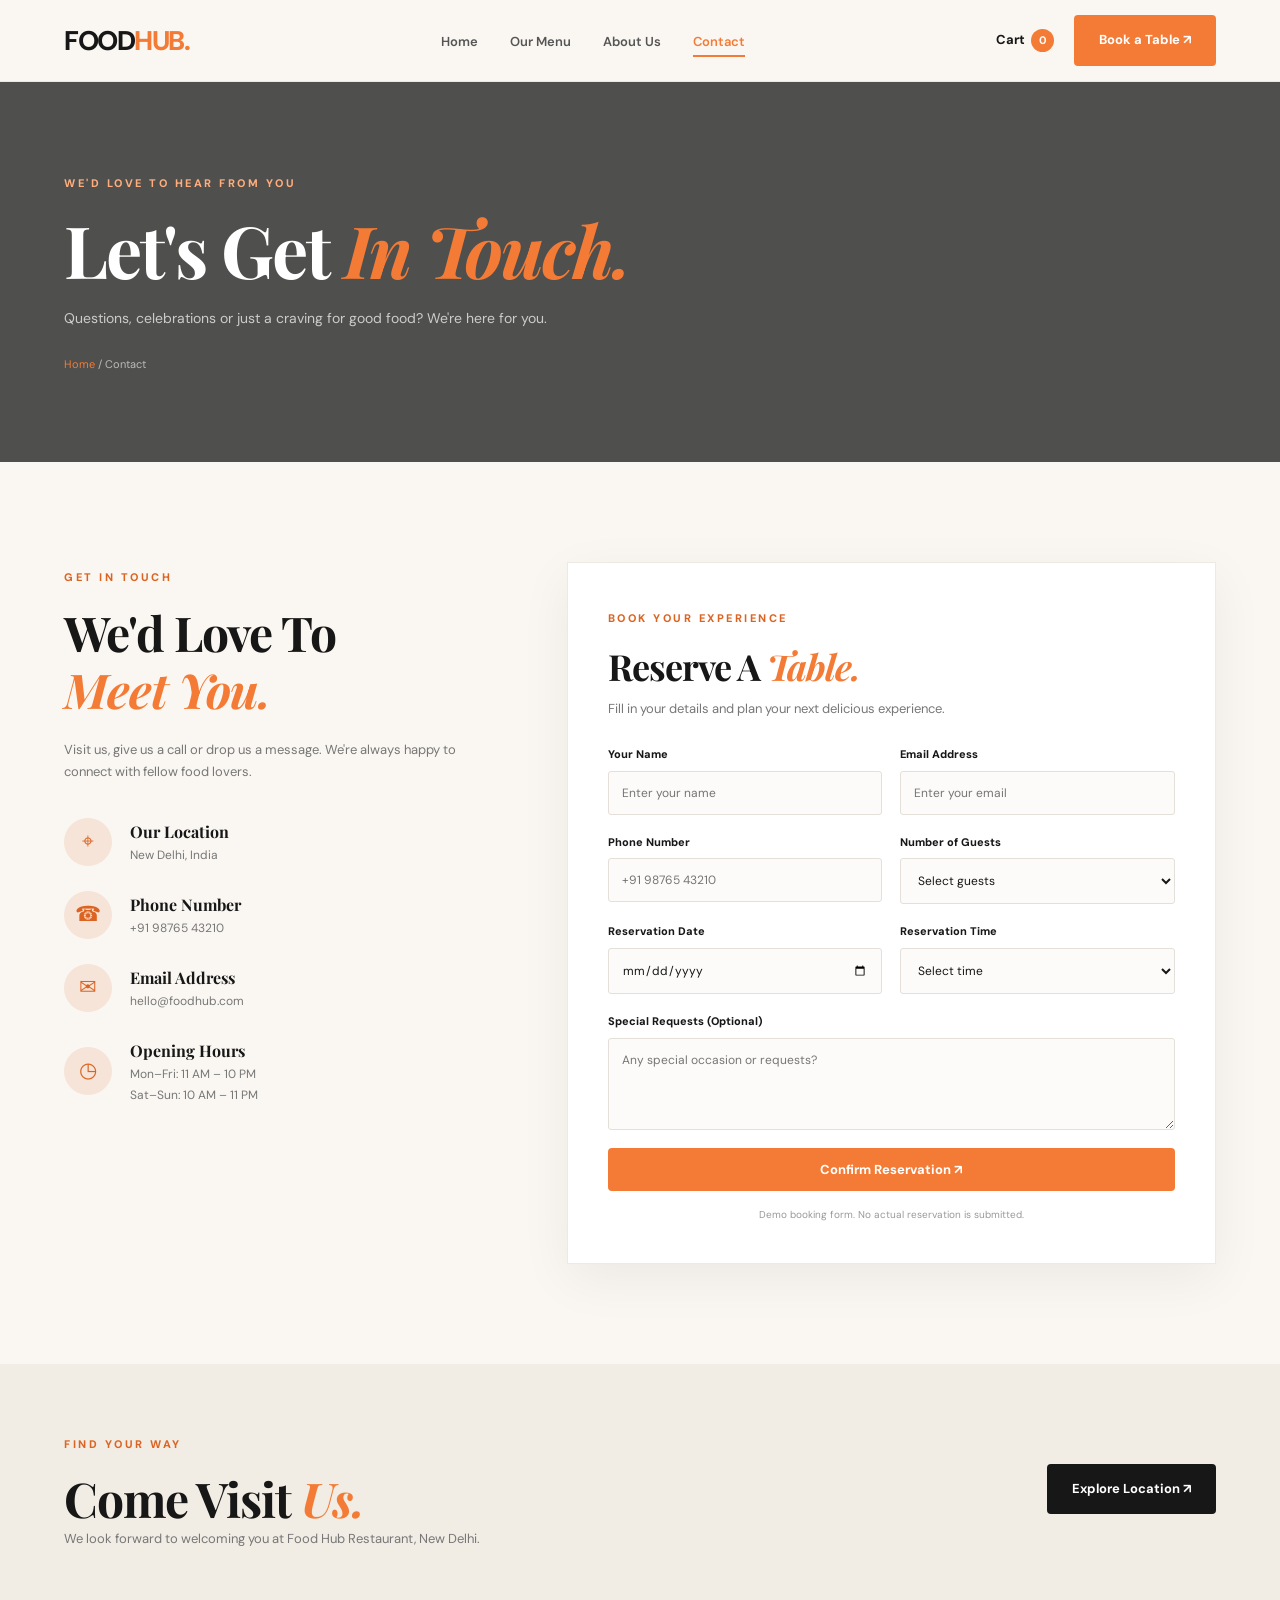
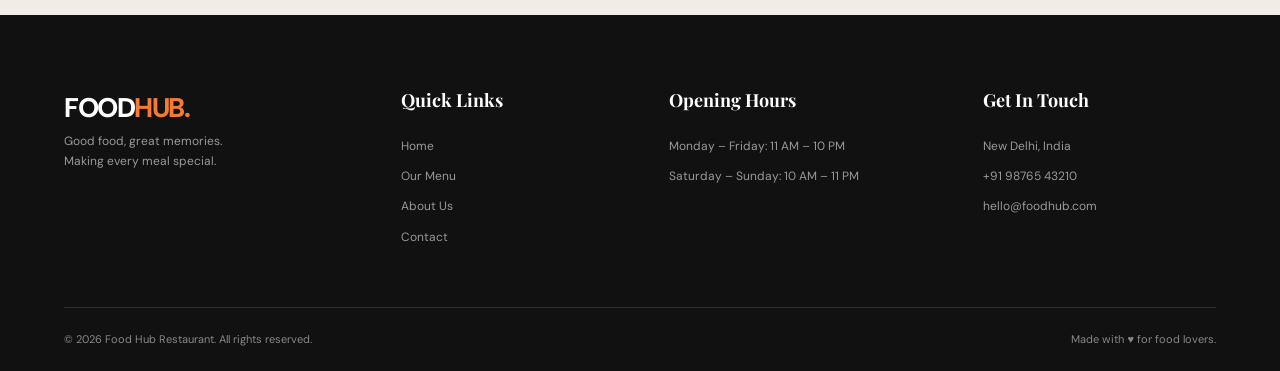
<file: contact.html>
<!DOCTYPE html>
<html lang="en">
<head>
    <meta charset="UTF-8">
    <meta name="viewport" content="width=device-width, initial-scale=1.0">
    <meta name="description" content="Contact Food Hub Restaurant or reserve a table for your next dining experience.">
    <meta name="theme-color" content="#171717">
    <title>Contact & Reservations | Food Hub Restaurant</title>
    <link rel="preconnect" href="https://fonts.googleapis.com">
    <link rel="preconnect" href="https://fonts.gstatic.com" crossorigin>
    <link href="https://fonts.googleapis.com/css2?family=DM+Sans:wght@400;500;600;700;800&family=Playfair+Display:wght@500;600;700;800&display=swap" rel="stylesheet">
    <link rel="stylesheet" href="css/style.css">
    <script src="js/main.js" defer></script>
</head>
<body>
<header class="header">
    <nav class="navbar container">
        <a href="index.html" class="logo">FOOD<span>HUB.</span></a>
        <button class="menu-toggle" aria-label="Toggle navigation" aria-expanded="false"><span></span><span></span><span></span></button>
        <ul class="nav-links">
            <li><a href="index.html">Home</a></li>
            <li><a href="menu.html">Our Menu</a></li>
            <li><a href="about.html">About Us</a></li>
            <li><a href="contact.html" class="active">Contact</a></li>
        </ul>
        <div class="nav-actions"><a href="menu.html" class="cart-link">Cart <span class="cart-count">0</span></a><a href="#reservation" class="btn btn-primary nav-book">Book a Table ↗</a></div>
    </nav>
</header>

<main>
    <section class="page-hero contact-hero">
        <div class="container page-hero-content">
            <span class="eyebrow light-eyebrow">WE'D LOVE TO HEAR FROM YOU</span>
            <h1>Let's Get <span>In Touch.</span></h1>
            <p>Questions, celebrations or just a craving for good food? We're here for you.</p>
            <span class="breadcrumb"><a href="index.html">Home</a> / Contact</span>
        </div>
    </section>

    <section class="section-padding contact-section">
        <div class="container contact-grid">
            <div class="contact-info reveal">
                <span class="eyebrow">GET IN TOUCH</span>
                <h2>We'd Love To<br><span>Meet You.</span></h2>
                <p>Visit us, give us a call or drop us a message. We're always happy to connect with fellow food lovers.</p>

                <div class="contact-detail"><span class="detail-icon">⌖</span><div><h3>Our Location</h3><p>New Delhi, India</p></div></div>
                <div class="contact-detail"><span class="detail-icon">☎</span><div><h3>Phone Number</h3><p>+91 98765 43210</p></div></div>
                <div class="contact-detail"><span class="detail-icon">✉</span><div><h3>Email Address</h3><p>hello@foodhub.com</p></div></div>
                <div class="contact-detail"><span class="detail-icon">◷</span><div><h3>Opening Hours</h3><p>Mon–Fri: 11 AM – 10 PM<br>Sat–Sun: 10 AM – 11 PM</p></div></div>
            </div>

            <div class="reservation-card reveal" id="reservation">
                <span class="eyebrow">BOOK YOUR EXPERIENCE</span>
                <h2>Reserve A <span>Table.</span></h2>
                <p>Fill in your details and plan your next delicious experience.</p>

                <form id="reservation-form">
                    <div class="form-row">
                        <div class="form-group"><label for="guest-name">Your Name</label><input type="text" id="guest-name" placeholder="Enter your name" required minlength="2"></div>
                        <div class="form-group"><label for="guest-email">Email Address</label><input type="email" id="guest-email" placeholder="Enter your email" required></div>
                    </div>
                    <div class="form-row">
                        <div class="form-group"><label for="guest-phone">Phone Number</label><input type="tel" id="guest-phone" placeholder="+91 98765 43210" required pattern="[0-9+() -]{7,18}"></div>
                        <div class="form-group"><label for="guest-count">Number of Guests</label><select id="guest-count" required><option value="">Select guests</option><option>1 Guest</option><option>2 Guests</option><option>3 Guests</option><option>4 Guests</option><option>5 Guests</option><option>6 Guests</option><option>7 Guests</option><option>8+ Guests</option></select></div>
                    </div>
                    <div class="form-row">
                        <div class="form-group"><label for="booking-date">Reservation Date</label><input type="date" id="booking-date" required></div>
                        <div class="form-group"><label for="booking-time">Reservation Time</label><select id="booking-time" required><option value="">Select time</option><option>11:00 AM</option><option>12:00 PM</option><option>01:00 PM</option><option>02:00 PM</option><option>03:00 PM</option><option>05:00 PM</option><option>06:00 PM</option><option>07:00 PM</option><option>08:00 PM</option><option>09:00 PM</option></select></div>
                    </div>
                    <div class="form-group"><label for="guest-message">Special Requests (Optional)</label><textarea id="guest-message" rows="4" placeholder="Any special occasion or requests?"></textarea></div>
                    <button type="submit" class="btn btn-primary form-submit">Confirm Reservation ↗</button>
                    <p id="form-message" class="form-message" aria-live="polite"></p>
                    <small class="form-note">Demo booking form. No actual reservation is submitted.</small>
                </form>
            </div>
        </div>
    </section>

    <section class="location-section">
        <div class="container location-content reveal">
            <div><span class="eyebrow">FIND YOUR WAY</span><h2>Come Visit <span>Us.</span></h2><p>We look forward to welcoming you at Food Hub Restaurant, New Delhi.</p></div>
            <a href="https://www.google.com/maps/search/?api=1&query=restaurants+New+Delhi" target="_blank" rel="noopener noreferrer" class="btn btn-dark">Explore Location ↗</a>
        </div>
    </section>
</main>

<footer class="footer">
    <div class="container footer-grid">
        <div><a href="index.html" class="logo footer-logo">FOOD<span>HUB.</span></a><p>Good food, great memories.<br>Making every meal special.</p></div>
        <div><h3>Quick Links</h3><a href="index.html">Home</a><a href="menu.html">Our Menu</a><a href="about.html">About Us</a><a href="contact.html">Contact</a></div>
        <div><h3>Opening Hours</h3><p>Monday – Friday: 11 AM – 10 PM</p><p>Saturday – Sunday: 10 AM – 11 PM</p></div>
        <div><h3>Get In Touch</h3><p>New Delhi, India</p><p>+91 98765 43210</p><p>hello@foodhub.com</p></div>
    </div>
    <div class="container footer-bottom"><span>© 2026 Food Hub Restaurant. All rights reserved.</span><span>Made with ♥ for food lovers.</span></div>
</footer>
</body>
</html>
</file>
<file: css/style.css>
/* =========================================
   FOOD HUB RESTAURANT
   Main Stylesheet
========================================= */

:root {
    --dark: #171717;
    --dark-light: #222222;
    --orange: #f47b35;
    --orange-dark: #dc6423;
    --cream: #faf7f2;
    --white: #ffffff;
    --gray: #777777;
    --light-gray: #e9e5df;
    --heading: "Playfair Display", Georgia, serif;
    --body: "DM Sans", sans-serif;
    --transition: all 0.35s ease;
}

* {
    margin: 0;
    padding: 0;
    box-sizing: border-box;
}

html {
    scroll-behavior: smooth;
    scroll-padding-top: 90px;
}

body {
    font-family: var(--body);
    color: var(--dark);
    background: var(--cream);
    line-height: 1.7;
    overflow-x: hidden;
}

body, button, input, textarea, select {
    font-family: var(--body);
}

a {
    text-decoration: none;
    color: inherit;
}

button {
    cursor: pointer;
}

img {
    width: 100%;
    display: block;
    object-fit: cover;
}

.container {
    width: min(1180px, 90%);
    margin-inline: auto;
}

.section-padding {
    padding: 100px 0;
}

/* HEADER */

.header {
    height: 82px;
    position: sticky;
    top: 0;
    z-index: 1000;
    background: rgba(250, 247, 242, 0.96);
    backdrop-filter: blur(14px);
    border-bottom: 1px solid rgba(0,0,0,0.06);
}

.navbar {
    height: 100%;
    display: flex;
    align-items: center;
    justify-content: space-between;
    gap: 25px;
}

.logo {
    font-size: 27px;
    font-weight: 800;
    letter-spacing: -1.5px;
    color: var(--dark);
    white-space: nowrap;
}

.logo span {
    color: var(--orange);
}

.nav-links {
    display: flex;
    align-items: center;
    gap: 32px;
    list-style: none;
}

.nav-links a {
    font-size: 13px;
    font-weight: 600;
    color: #555;
    position: relative;
    transition: var(--transition);
}

.nav-links a::after {
    content: "";
    position: absolute;
    left: 0;
    bottom: -7px;
    height: 2px;
    width: 0;
    background: var(--orange);
    transition: var(--transition);
}

.nav-links a:hover,
.nav-links a.active {
    color: var(--orange);
}

.nav-links a:hover::after,
.nav-links a.active::after {
    width: 100%;
}

.nav-actions {
    display: flex;
    align-items: center;
    gap: 20px;
}

.cart-link {
    font-size: 13px;
    font-weight: 700;
    white-space: nowrap;
}

.cart-count {
    display: inline-grid;
    place-items: center;
    width: 23px;
    height: 23px;
    border-radius: 50%;
    background: var(--orange);
    color: white;
    margin-left: 3px;
    font-size: 11px;
}

.btn {
    display: inline-flex;
    justify-content: center;
    align-items: center;
    gap: 8px;
    padding: 13px 24px;
    font-size: 13px;
    font-weight: 700;
    border: 1px solid transparent;
    border-radius: 4px;
    transition: var(--transition);
    cursor: pointer;
}

.btn-primary {
    background: var(--orange);
    color: white;
}

.btn-primary:hover {
    background: var(--orange-dark);
    transform: translateY(-3px);
    box-shadow: 0 10px 25px rgba(244,123,53,0.25);
}

.btn-outline {
    border-color: rgba(255,255,255,0.7);
    color: white;
}

.btn-outline:hover {
    background: white;
    color: var(--dark);
}

.btn-dark {
    background: var(--dark);
    color: white;
}

.btn-dark:hover {
    background: var(--orange);
    transform: translateY(-3px);
}

.menu-toggle {
    display: none;
    border: 0;
    background: transparent;
    width: 32px;
    height: 32px;
}

.menu-toggle span {
    display: block;
    height: 2px;
    width: 25px;
    background: var(--dark);
    margin: 5px auto;
    transition: var(--transition);
}

/* HERO */

.hero {
    min-height: 690px;
    display: flex;
    align-items: center;
    position: relative;
    color: white;
    background: url("https://images.unsplash.com/photo-1517248135467-4c7edcad34c4?auto=format&fit=crop&w=2000&q=85") center/cover no-repeat;
}

.hero-overlay {
    position: absolute;
    inset: 0;
    background: linear-gradient(90deg, rgba(15,15,15,.92) 0%, rgba(15,15,15,.72) 52%, rgba(15,15,15,.24) 100%);
}

.hero-content {
    position: relative;
    z-index: 1;
    padding-top: 30px;
    animation: heroEnter 1s ease both;
}

.eyebrow {
    color: var(--orange-dark);
    font-size: 11px;
    font-weight: 800;
    letter-spacing: 2.5px;
    display: inline-block;
    margin-bottom: 17px;
}

.light-eyebrow {
    color: #ffad7c;
}

.hero h1,
.page-hero h1 {
    font-family: var(--heading);
    font-size: clamp(52px, 7vw, 88px);
    line-height: 1.1;
    font-weight: 700;
    letter-spacing: -2px;
}

.hero h1 span,
.page-hero h1 span,
.experience h2 span,
.cta-content h2 span {
    color: var(--orange);
    font-style: italic;
}

.hero-content > p {
    color: #d0d0d0;
    max-width: 510px;
    font-size: 15px;
    margin: 25px 0 32px;
}

.hero-buttons {
    display: flex;
    flex-wrap: wrap;
    gap: 15px;
}

.hero-bottom {
    display: flex;
    gap: 50px;
    margin-top: 75px;
}

.hero-bottom div {
    display: flex;
    flex-direction: column;
}

.hero-bottom strong {
    font-size: 23px;
    font-family: var(--heading);
}

.hero-bottom span {
    color: #c3c3c3;
    font-size: 11px;
}

.hero-tag {
    position: absolute;
    right: 5%;
    bottom: 60px;
    color: white;
    font-size: 11px;
    letter-spacing: 3px;
    writing-mode: vertical-rl;
}

/* SECTION HEADINGS */

.section-heading {
    display: flex;
    justify-content: space-between;
    align-items: end;
    gap: 25px;
    margin-bottom: 45px;
}

.section-heading h2,
.welcome-content h2,
.experience h2,
.contact-info h2,
.reservation-card h2,
.location-content h2 {
    font-family: var(--heading);
    font-size: clamp(34px, 4vw, 48px);
    line-height: 1.2;
    letter-spacing: -1px;
}

.section-heading h2 span,
.welcome-content h2 span,
.contact-info h2 span,
.reservation-card h2 span,
.location-content h2 span {
    color: var(--orange);
    font-style: italic;
}

.text-link {
    display: inline-flex;
    gap: 10px;
    align-items: center;
    color: var(--orange-dark);
    font-size: 13px;
    font-weight: 800;
    white-space: nowrap;
    transition: var(--transition);
}

.text-link:hover {
    gap: 17px;
}

/* WELCOME */

.welcome-grid {
    display: grid;
    grid-template-columns: 1fr 1fr;
    align-items: center;
    gap: 80px;
}

.welcome-image {
    position: relative;
}

.welcome-image img {
    height: 480px;
    border-radius: 4px;
}

.image-note {
    position: absolute;
    bottom: 25px;
    right: -25px;
    background: var(--orange);
    color: white;
    padding: 20px 30px;
    display: flex;
    flex-direction: column;
    box-shadow: 0 10px 30px rgba(0,0,0,.15);
}

.image-note strong {
    font-size: 24px;
    font-family: var(--heading);
}

.image-note span {
    font-size: 11px;
}

.welcome-content > p {
    font-size: 14px;
    color: var(--gray);
    margin-top: 20px;
}

.welcome-content .text-link {
    margin-top: 30px;
}

/* FOOD CARDS */

.specials {
    background: #f1ece4;
}

.food-grid {
    display: grid;
    grid-template-columns: repeat(3, 1fr);
    gap: 27px;
}

.food-card {
    background: white;
    border-radius: 5px;
    overflow: hidden;
    transition: var(--transition);
}

.food-card:hover {
    transform: translateY(-8px);
    box-shadow: 0 20px 45px rgba(0,0,0,.09);
}

.food-image {
    height: 230px;
    overflow: hidden;
    position: relative;
}

.food-image img {
    height: 100%;
    transition: transform .65s ease;
}

.food-card:hover .food-image img {
    transform: scale(1.08);
}

.food-label {
    position: absolute;
    top: 15px;
    left: 15px;
    background: var(--orange);
    color: white;
    font-size: 9px;
    font-weight: 800;
    letter-spacing: 1px;
    padding: 7px 12px;
}

.food-info {
    display: flex;
    justify-content: space-between;
    align-items: start;
    gap: 10px;
    padding: 20px 18px 13px;
}

.food-info h3 {
    font-family: var(--heading);
    font-size: 18px;
    line-height: 1.4;
}

.food-info span {
    font-size: 11px;
    color: var(--gray);
}

.food-price {
    color: var(--orange-dark);
    font-size: 17px;
    font-weight: 800;
    white-space: nowrap;
}

.food-order,
.add-cart {
    display: block;
    margin: 0 18px 20px;
    padding: 11px;
    text-align: center;
    border: 1px solid var(--light-gray);
    background: transparent;
    color: var(--dark);
    width: calc(100% - 36px);
    font-size: 12px;
    font-weight: 800;
    transition: var(--transition);
}

.food-order:hover,
.add-cart:hover {
    background: var(--orange);
    border-color: var(--orange);
    color: white;
}

.add-cart:active {
    transform: scale(.97);
}

/* =========================================
   HOMEPAGE OFFERS SECTION
========================================= */

.offers-section {
    background: #f1ece4;
    padding: 100px 0;
}

.offers-section .section-heading {
    margin-bottom: 40px;
}

.offers-section .section-heading h2 {
    font-family: var(--heading);
    font-size: clamp(34px, 4vw, 48px);
}

.offers-section .section-heading h2 span {
    color: var(--orange);
    font-style: italic;
}

.offers-grid {
    display: grid;
    grid-template-columns: repeat(3, 1fr);
    gap: 25px;
}

.offer-card {
    position: relative;
    overflow: hidden;
    min-height: 270px;
    padding: 35px 28px;
    display: flex;
    flex-direction: column;
    justify-content: center;
    background: var(--dark);
    color: white;
    border-radius: 6px;
    transition: var(--transition);
}

.offer-card:hover {
    transform: translateY(-8px);
    box-shadow: 0 18px 40px rgba(0,0,0,.15);
}

.offer-card h3 {
    font-family: var(--heading);
    font-size: 27px;
    line-height: 1.3;
    margin-bottom: 12px;
}

.offer-card h3 span {
    color: var(--orange);
}

.offer-card p {
    color: #ccc;
    font-size: 13px;
    margin-bottom: 20px;
}

.offer-code {
    display: inline-block;
    width: fit-content;
    padding: 9px 17px;
    border: 1px dashed var(--orange);
    color: var(--orange);
    font-size: 14px;
    font-weight: 800;
    letter-spacing: 2px;
}

.offer-tag {
    position: absolute;
    top: 18px;
    right: 18px;
    padding: 6px 12px;
    background: var(--orange);
    color: white;
    font-size: 9px;
    font-weight: 800;
    letter-spacing: 1px;
    border-radius: 3px;
}

.offer-card.featured {
    background: var(--orange);
}

.offer-card.featured h3 span,
.offer-card.featured .offer-code {
    color: white;
}

.offer-card.featured .offer-code {
    border-color: white;
}

.offer-card.featured p {
    color: #fff0e8;
}

/* EXPERIENCE */

.experience {
    background: var(--dark);
    color: white;
}

.experience-grid {
    display: grid;
    grid-template-columns: 1fr 1fr;
    gap: 90px;
    align-items: center;
}

.experience-content > p {
    color: #aaa;
    font-size: 14px;
    margin: 22px 0 30px;
    max-width: 450px;
}

.experience-points {
    display: flex;
    flex-direction: column;
}

.experience-point {
    display: flex;
    gap: 25px;
    padding: 25px 0;
    border-bottom: 1px solid #393939;
}

.experience-point > span,
.value-card > span {
    font-family: var(--heading);
    color: var(--orange);
    font-size: 25px;
}

.experience-point h3 {
    font-family: var(--heading);
    font-size: 20px;
}

.experience-point p {
    color: #999;
    font-size: 12px;
    margin-top: 6px;
}

/* TESTIMONIALS */

.review-grid {
    display: grid;
    grid-template-columns: repeat(3, 1fr);
    gap: 25px;
}

.review-card {
    background: white;
    padding: 30px;
    border: 1px solid #eee9e2;
    transition: var(--transition);
}

.review-card:hover {
    border-color: var(--orange);
    transform: translateY(-5px);
}

.stars {
    color: var(--orange);
    letter-spacing: 4px;
    margin-bottom: 15px;
}

.review-card p {
    color: #666;
    font-size: 13px;
    margin-bottom: 25px;
}

.review-card h4 {
    font-family: var(--heading);
    font-size: 17px;
}

.review-card > span {
    font-size: 11px;
    color: var(--gray);
}

/* CTA */

.cta-section {
    padding: 90px 0;
    text-align: center;
    color: white;
    background: linear-gradient(rgba(20,20,20,.83),rgba(20,20,20,.83)),
    url("https://images.unsplash.com/photo-1515003197210-e0cd7184f8b5?auto=format&fit=crop&w=1600&q=80") center/cover fixed;
}

.cta-content h2 {
    font-family: var(--heading);
    font-size: clamp(36px, 5vw, 58px);
    line-height: 1.2;
    margin-bottom: 30px;
}

/* PAGE HERO */

.page-hero {
    min-height: 380px;
    display: flex;
    align-items: center;
    color: white;
    background-position: center;
    background-size: cover;
    position: relative;
}

.page-hero::before {
    content: "";
    position: absolute;
    inset: 0;
    background: rgba(15,15,15,.72);
}

.page-hero-content {
    position: relative;
    z-index: 1;
    padding: 60px 0;
    animation: heroEnter .8s ease both;
}

.page-hero h1 {
    font-size: clamp(45px, 6vw, 72px);
}

.page-hero p {
    color: #ccc;
    max-width: 520px;
    font-size: 14px;
    margin: 18px 0;
}

.menu-hero {
    background-image: url("https://images.unsplash.com/photo-1498837167922-ddd27525d352?auto=format&fit=crop&w=1800&q=80");
}

.about-hero {
    background-image: url("https://images.unsplash.com/photo-1414235077428-338989a2e8c0?auto=format&fit=crop&w=1800&q=80");
}

.contact-hero {
    background-image: url("https://images.unsplash.com/photo-1517248135467-4c7edcad34c4?auto=format&fit=crop&w=1800&q=80");
}

.breadcrumb {
    font-size: 11px;
    color: #bbb;
}

.breadcrumb a {
    color: var(--orange);
}

/* MENU */

.menu-section {
    min-height: 600px;
}

.menu-heading > p {
    color: var(--gray);
    font-size: 13px;
}

.filter-buttons {
    display: flex;
    flex-wrap: wrap;
    gap: 10px;
    margin-bottom: 35px;
}

.filter-btn {
    border: 1px solid #ddd5cb;
    background: transparent;
    padding: 10px 20px;
    border-radius: 30px;
    font-size: 12px;
    font-weight: 700;
    transition: var(--transition);
}

.filter-btn:hover,
.filter-btn.active {
    background: var(--orange);
    border-color: var(--orange);
    color: white;
}

.menu-grid {
    grid-template-columns: repeat(3, 1fr);
}

.menu-grid .food-card {
    animation: cardEnter .4s ease both;
}

.food-card.hide {
    display: none;
}

/* CART SUMMARY */

.cart-summary {
    margin-top: 45px;
    padding: 25px 30px;
    background: var(--dark);
    color: white;
    display: flex;
    align-items: center;
    justify-content: space-between;
    gap: 20px;
    border-radius: 5px;
    flex-wrap: wrap;
}

.cart-summary > div > span {
    font-size: 12px;
    color: #aaa;
}

.cart-summary h3 {
    font-size: 19px;
    font-family: var(--heading);
}

.cart-summary h3 span {
    color: var(--orange);
}

/* COUPON SECTION */

.cart-summary .foodhub-coupon {
    flex-basis: 100%;
    width: 100%;
    min-width: 0;
}

.foodhub-coupon {
    width: 100%;
    margin-top: 25px;
    padding: 30px;
    background: #252525;
    border: 1px solid #444;
    border-radius: 8px;
    display: flex;
    flex-direction: column;
    gap: 15px;
}

.foodhub-coupon h3 {
    font-family: var(--heading);
    font-size: 25px;
    color: var(--white);
    margin: 0;
}

.foodhub-coupon > p {
    color: #aaa;
    font-size: 13px;
    margin: 0;
}

.foodhub-coupon input[type="text"] {
    width: 100%;
    max-width: 420px;
    padding: 14px 16px;
    background: #fff;
    color: var(--dark);
    border: 1px solid #555;
    border-radius: 4px;
    outline: none;
    font-size: 13px;
    transition: var(--transition);
}

.foodhub-coupon input[type="text"]:focus {
    border-color: var(--orange);
    box-shadow: 0 0 0 3px rgba(244, 123, 53, 0.15);
}

.foodhub-coupon input[type="text"]::placeholder {
    color: #999;
}

.foodhub-coupon .delivery-option {
    display: flex;
    align-items: center;
    gap: 10px;
    color: #ddd;
    font-size: 13px;
    cursor: pointer;
    width: fit-content;
}

.foodhub-coupon .delivery-option input {
    width: 16px;
    height: 16px;
    accent-color: var(--orange);
    cursor: pointer;
}

.foodhub-coupon .btn {
    width: fit-content;
    min-width: 160px;
    border: none;
}

.foodhub-coupon .btn:disabled {
    opacity: 0.6;
    cursor: not-allowed;
    transform: none;
    box-shadow: none;
}

#coupon-message {
    min-height: 0;
    font-size: 13px;
    font-weight: 700;
    margin: 0;
}

#coupon-message:empty {
    display: none;
}

#coupon-message.success {
    color: #55d98b;
}

#coupon-message.error {
    color: #ff7777;
}

.foodhub-coupon small {
    display: block;
    max-width: 550px;
    color: #999;
    font-size: 11px;
    line-height: 1.7;
    margin-top: 3px;
}

/* ABOUT */

.value-grid {
    display: grid;
    grid-template-columns: repeat(3, 1fr);
    gap: 25px;
    margin-top: 30px;
}

.value-card {
    padding: 30px;
    background: #252525;
    border: 1px solid #383838;
    transition: var(--transition);
}

.value-card:hover {
    border-color: var(--orange);
    transform: translateY(-7px);
}

.value-card h3 {
    font-family: var(--heading);
    font-size: 22px;
    margin: 20px 0 10px;
}

.value-card p {
    color: #aaa;
    font-size: 13px;
}

.team-section {
    background: #f1ece4;
}

.team-grid {
    display: grid;
    grid-template-columns: repeat(3, 1fr);
    gap: 25px;
}

.team-card {
    background: white;
    overflow: hidden;
    transition: var(--transition);
}

.team-card:hover {
    transform: translateY(-7px);
}

.team-card img {
    height: 320px;
    object-position: top;
    transition: var(--transition);
}

.team-card:hover img {
    transform: scale(1.03);
}

.team-card div {
    padding: 20px;
}

.team-card h3 {
    font-family: var(--heading);
}

.team-card p {
    color: var(--orange-dark);
    font-size: 12px;
}

/* CONTACT */

.contact-grid {
    display: grid;
    grid-template-columns: .8fr 1.2fr;
    gap: 70px;
    align-items: start;
}

.contact-info > p,
.reservation-card > p {
    color: var(--gray);
    font-size: 13px;
    margin: 20px 0 35px;
}

.contact-detail {
    display: flex;
    align-items: center;
    gap: 18px;
    margin-bottom: 25px;
}

.detail-icon {
    width: 48px;
    height: 48px;
    flex-shrink: 0;
    display: grid;
    place-items: center;
    background: #f5e4d7;
    color: var(--orange-dark);
    border-radius: 50%;
    font-size: 21px;
}

.contact-detail h3 {
    font-family: var(--heading);
    font-size: 16px;
}

.contact-detail p {
    color: var(--gray);
    font-size: 12px;
}

.reservation-card {
    padding: 40px;
    background: white;
    box-shadow: 0 15px 50px rgba(0,0,0,.06);
    border: 1px solid #eee9e2;
}

.reservation-card h2 {
    font-size: 36px;
}

.reservation-card > p {
    margin: 10px 0 25px;
}

.form-row {
    display: grid;
    grid-template-columns: 1fr 1fr;
    gap: 18px;
}

.form-group {
    display: flex;
    flex-direction: column;
    gap: 7px;
    margin-bottom: 18px;
}

.form-group label {
    font-size: 11px;
    font-weight: 800;
}

.form-group input,
.form-group select,
.form-group textarea {
    width: 100%;
    padding: 13px;
    border: 1px solid #e4dfd8;
    border-radius: 3px;
    outline: none;
    background: #fcfbf9;
    color: var(--dark);
    font-size: 12px;
    transition: var(--transition);
}

.form-group input:focus,
.form-group select:focus,
.form-group textarea:focus {
    border-color: var(--orange);
    box-shadow: 0 0 0 3px rgba(244,123,53,.1);
}

.form-group textarea {
    resize: vertical;
}

.form-submit {
    width: 100%;
    border: none;
}

.form-message {
    font-size: 13px;
    font-weight: 700;
    margin-top: 15px;
    text-align: center;
}

.form-message.success {
    color: #238449;
}

.form-message.error {
    color: #cc3333;
}

.form-note {
    display: block;
    text-align: center;
    color: #999;
    margin-top: 12px;
    font-size: 10px;
}

.location-section {
    padding: 65px 0;
    background: #f1ece4;
}

.location-content {
    display: flex;
    justify-content: space-between;
    align-items: center;
    gap: 25px;
}

.location-content p {
    font-size: 13px;
    color: var(--gray);
}

/* FOOTER */

.footer {
    background: #111;
    color: white;
    padding-top: 70px;
}

.footer-grid {
    display: grid;
    grid-template-columns: 1.3fr 1fr 1.2fr 1fr;
    gap: 35px;
    padding-bottom: 50px;
}

.footer-logo {
    color: white;
}

.footer-grid h3 {
    font-family: var(--heading);
    font-size: 18px;
    margin-bottom: 20px;
}

.footer-grid p,
.footer-grid > div > a:not(.logo) {
    display: block;
    color: #999;
    font-size: 12px;
    margin-bottom: 10px;
    transition: var(--transition);
}

.footer-grid > div > a:not(.logo):hover {
    color: var(--orange);
    padding-left: 5px;
}

.footer-bottom {
    border-top: 1px solid #303030;
    padding: 22px 0;
    display: flex;
    justify-content: space-between;
    gap: 15px;
    color: #888;
    font-size: 11px;
}

/* ANIMATIONS */

@keyframes heroEnter {
    from {
        opacity: 0;
        transform: translateY(30px);
    }
    to {
        opacity: 1;
        transform: translateY(0);
    }
}

@keyframes cardEnter {
    from {
        opacity: 0;
        transform: translateY(15px);
    }
    to {
        opacity: 1;
        transform: translateY(0);
    }
}

.reveal {
    opacity: 0;
    transform: translateY(35px);
    transition: opacity .8s ease, transform .8s ease;
}

.reveal.show {
    opacity: 1;
    transform: translateY(0);
}

/* RESPONSIVE TABLET */

@media (max-width: 1000px) {
    .nav-links {
        gap: 18px;
    }

    .nav-actions {
        gap: 12px;
    }

    .nav-book {
        padding: 11px 14px;
    }

    .welcome-grid {
        gap: 45px;
    }

    .experience-grid {
        gap: 45px;
    }

    .contact-grid {
        gap: 35px;
    }

    .footer-grid {
        grid-template-columns: repeat(2, 1fr);
    }

    .offers-grid {
        grid-template-columns: repeat(2, 1fr);
    }
}

/* RESPONSIVE MOBILE */

@media (max-width: 760px) {
    .section-padding {
        padding: 70px 0;
    }

    .header {
        height: 70px;
    }

    .navbar {
        position: relative;
    }

    .logo {
        font-size: 24px;
    }

    .menu-toggle {
        display: block;
        order: 3;
    }

    .menu-toggle.active span:nth-child(1) {
        transform: translateY(7px) rotate(45deg);
    }

    .menu-toggle.active span:nth-child(2) {
        opacity: 0;
    }

    .menu-toggle.active span:nth-child(3) {
        transform: translateY(-7px) rotate(-45deg);
    }

    .nav-links {
        position: absolute;
        top: 70px;
        left: -5.6%;
        width: 111.2%;
        background: var(--cream);
        display: flex;
        flex-direction: column;
        align-items: stretch;
        gap: 0;
        padding: 10px 5% 20px;
        border-top: 1px solid #eee;
        box-shadow: 0 15px 20px rgba(0,0,0,.08);
        visibility: hidden;
        opacity: 0;
        transform: translateY(-10px);
        transition: var(--transition);
    }

    .nav-links.open {
        visibility: visible;
        opacity: 1;
        transform: translateY(0);
    }

    .nav-links li a {
        display: block;
        padding: 12px 0;
    }

    .nav-links a::after {
        display: none;
    }

    .nav-actions {
        margin-left: auto;
        gap: 10px;
    }

    .nav-book {
        display: none;
    }

    .hero {
        min-height: 620px;
        background-position: 60% center;
    }

    .hero-overlay {
        background: linear-gradient(90deg, rgba(15,15,15,.9), rgba(15,15,15,.55));
    }

    .hero h1 {
        font-size: clamp(48px, 11vw, 70px);
    }

    .hero-content > p {
        font-size: 13px;
    }

    .hero-bottom {
        gap: 25px;
        margin-top: 55px;
    }

    .hero-bottom strong {
        font-size: 19px;
    }

    .hero-bottom span {
        font-size: 9px;
    }

    .hero-tag {
        display: none;
    }

    .welcome-grid,
    .experience-grid,
    .contact-grid {
        grid-template-columns: 1fr;
        gap: 45px;
    }

    .welcome-image img {
        height: 360px;
    }

    .image-note {
        right: 10px;
        bottom: 10px;
    }

    .food-grid,
    .menu-grid,
    .review-grid,
    .value-grid,
    .team-grid {
        grid-template-columns: repeat(2, 1fr);
    }

    .food-image {
        height: 190px;
    }

    .food-info {
        padding: 15px 12px 10px;
    }

    .food-info h3 {
        font-size: 15px;
    }

    .food-info span {
        font-size: 10px;
    }

    .food-price {
        font-size: 14px;
    }

    .food-order,
    .add-cart {
        margin: 0 12px 15px;
        width: calc(100% - 24px);
    }

    .section-heading {
        align-items: start;
        flex-direction: column;
        margin-bottom: 30px;
    }

    .section-heading h2 {
        font-size: 36px;
    }

    .page-hero {
        min-height: 320px;
    }

    .page-hero h1 {
        font-size: 48px;
    }

    .menu-heading > p {
        margin-top: -15px;
    }

    .filter-buttons {
        gap: 8px;
    }

    .filter-btn {
        padding: 9px 14px;
        font-size: 11px;
    }

    .reservation-card {
        padding: 25px 20px;
    }

    .location-content {
        align-items: flex-start;
        flex-direction: column;
    }

    .footer-grid {
        grid-template-columns: repeat(2, 1fr);
        gap: 35px 20px;
    }

    .offers-section {
        padding: 70px 0;
    }

    .offers-grid {
        grid-template-columns: 1fr;
    }

    .offer-card {
        min-height: 240px;
    }

    .foodhub-coupon {
        padding: 22px 18px;
        margin-top: 20px;
    }

    .foodhub-coupon h3 {
        font-size: 22px;
    }

    .foodhub-coupon input[type="text"] {
        max-width: 100%;
    }

    .foodhub-coupon .btn {
        width: 100%;
    }
}

/* SMALL MOBILE */

@media (max-width: 480px) {
    .container {
        width: 90%;
    }

    .hero {
        min-height: 580px;
    }

    .hero h1 {
        font-size: 48px;
    }

    .hero-buttons {
        flex-direction: column;
        align-items: flex-start;
    }

    .hero-bottom {
        gap: 17px;
    }

    .hero-bottom strong {
        font-size: 17px;
    }

    .hero-bottom span {
        font-size: 8px;
    }

    .food-grid,
    .menu-grid,
    .review-grid,
    .value-grid,
    .team-grid {
        grid-template-columns: 1fr;
    }

    .food-image {
        height: 235px;
    }

    .team-card img {
        height: 300px;
    }

    .form-row {
        grid-template-columns: 1fr;
        gap: 0;
    }

    .cart-summary {
        flex-direction: column;
        align-items: stretch;
    }

    .cart-summary .btn {
        width: 100%;
    }

    .footer-grid {
        grid-template-columns: 1fr;
    }

    .footer-bottom {
        flex-direction: column;
        font-size: 10px;
    }

    .reservation-card h2 {
        font-size: 30px;
    }

    .foodhub-coupon {
        padding: 20px 15px;
    }

    .foodhub-coupon h3 {
        font-size: 20px;
    }

    .foodhub-coupon > p {
        font-size: 12px;
    }

    .foodhub-coupon small {
        font-size: 10px;
    }
}

/* ACCESSIBILITY */

@media (prefers-reduced-motion: reduce) {
    *,
    *::before,
    *::after {
        scroll-behavior: auto !important;
        animation-duration: 0.01ms !important;
        animation-iteration-count: 1 !important;
        transition-duration: 0.01ms !important;
    }

    .reveal {
        opacity: 1;
        transform: none;
    }
}
</file>
